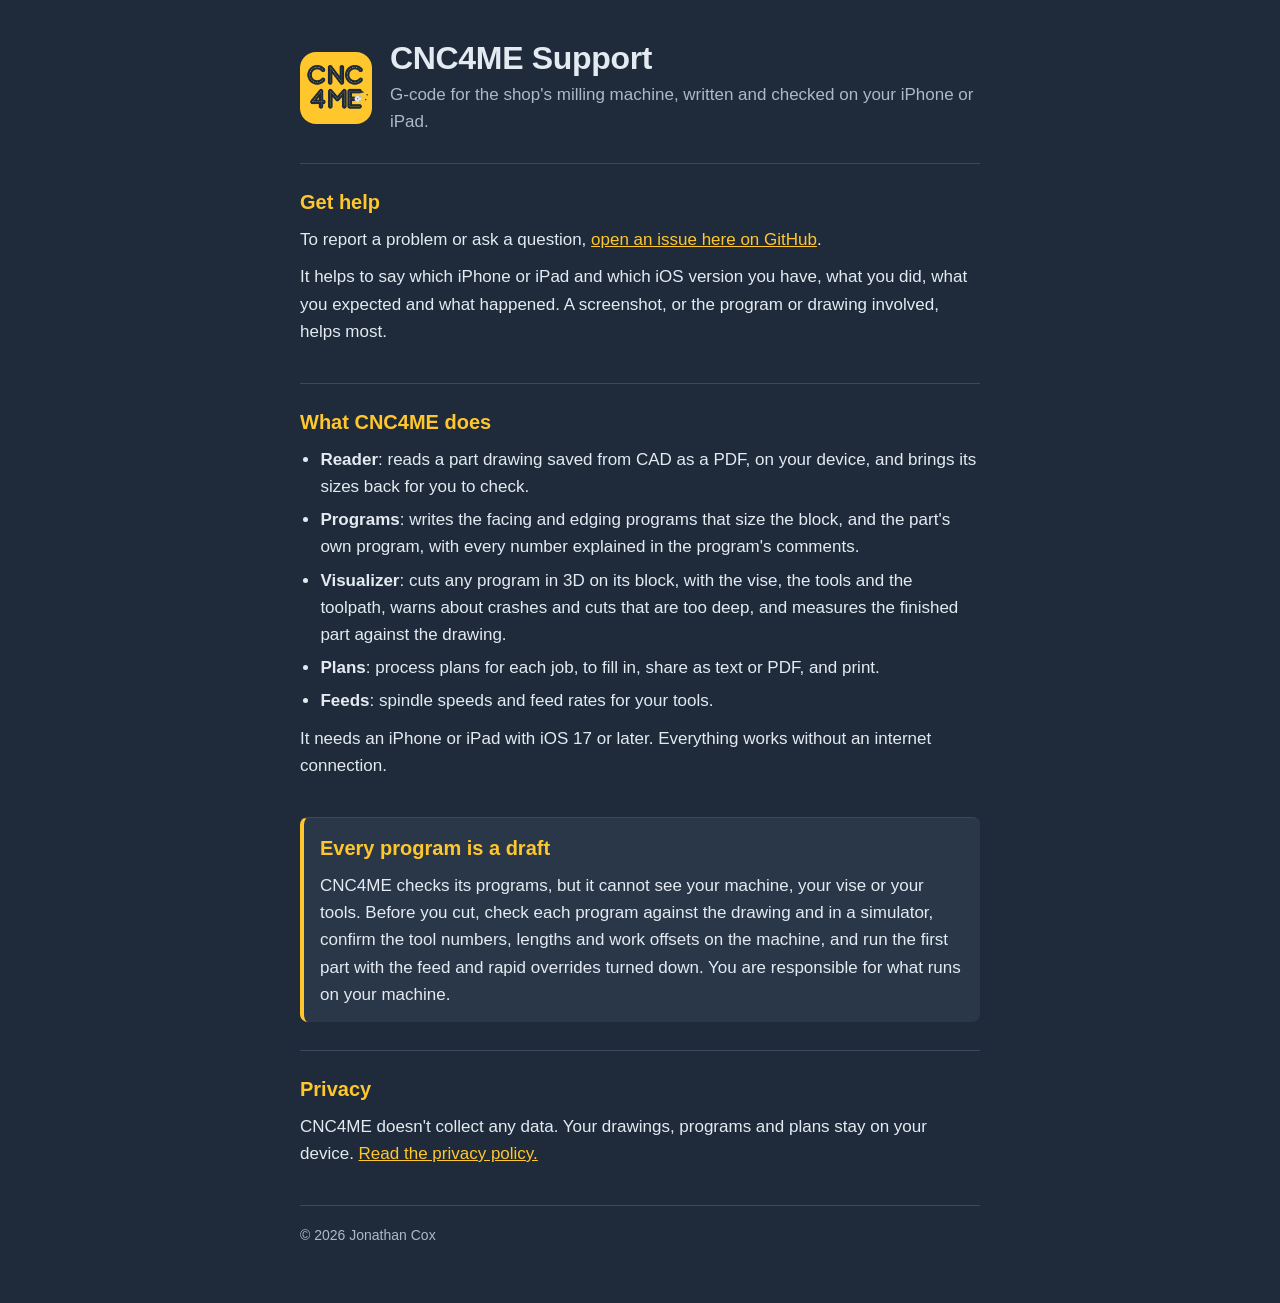
<file: index.html>
<!doctype html>
<html lang="en">
<head>
<meta charset="utf-8">
<meta name="viewport" content="width=device-width, initial-scale=1">
<title>CNC4ME Support</title>
<meta name="description" content="Help for CNC4ME, the iPhone and iPad app that writes and checks G-code for the school shop's milling machine.">
<link rel="stylesheet" href="style.css">
</head>
<body>
<main>
  <header>
    <img src="icon.png" alt="The CNC4ME app icon">
    <div>
      <h1>CNC4ME Support</h1>
      <p class="tagline">G-code for the shop's milling machine, written and checked on your iPhone or iPad.</p>
    </div>
  </header>

  <section>
    <h2>Get help</h2>
    <p>To report a problem or ask a question, <a href="https://github.com/ricky-zombie/cnc4me/issues">open an issue here on GitHub</a>.</p>
    <p>It helps to say which iPhone or iPad and which iOS version you have, what you did, what you expected and what happened. A screenshot, or the program or drawing involved, helps most.</p>
  </section>

  <section>
    <h2>What CNC4ME does</h2>
    <ul>
      <li><strong>Reader</strong>: reads a part drawing saved from CAD as a PDF, on your device, and brings its sizes back for you to check.</li>
      <li><strong>Programs</strong>: writes the facing and edging programs that size the block, and the part's own program, with every number explained in the program's comments.</li>
      <li><strong>Visualizer</strong>: cuts any program in 3D on its block, with the vise, the tools and the toolpath, warns about crashes and cuts that are too deep, and measures the finished part against the drawing.</li>
      <li><strong>Plans</strong>: process plans for each job, to fill in, share as text or PDF, and print.</li>
      <li><strong>Feeds</strong>: spindle speeds and feed rates for your tools.</li>
    </ul>
    <p>It needs an iPhone or iPad with iOS 17 or later. Everything works without an internet connection.</p>
  </section>

  <section class="note">
    <h2>Every program is a draft</h2>
    <p>CNC4ME checks its programs, but it cannot see your machine, your vise or your tools. Before you cut, check each program against the drawing and in a simulator, confirm the tool numbers, lengths and work offsets on the machine, and run the first part with the feed and rapid overrides turned down. You are responsible for what runs on your machine.</p>
  </section>

  <section>
    <h2>Privacy</h2>
    <p>CNC4ME doesn't collect any data. Your drawings, programs and plans stay on your device. <a href="privacy.html">Read the privacy policy.</a></p>
  </section>

  <footer>© 2026 Jonathan Cox</footer>
</main>
</body>
</html>
</file>
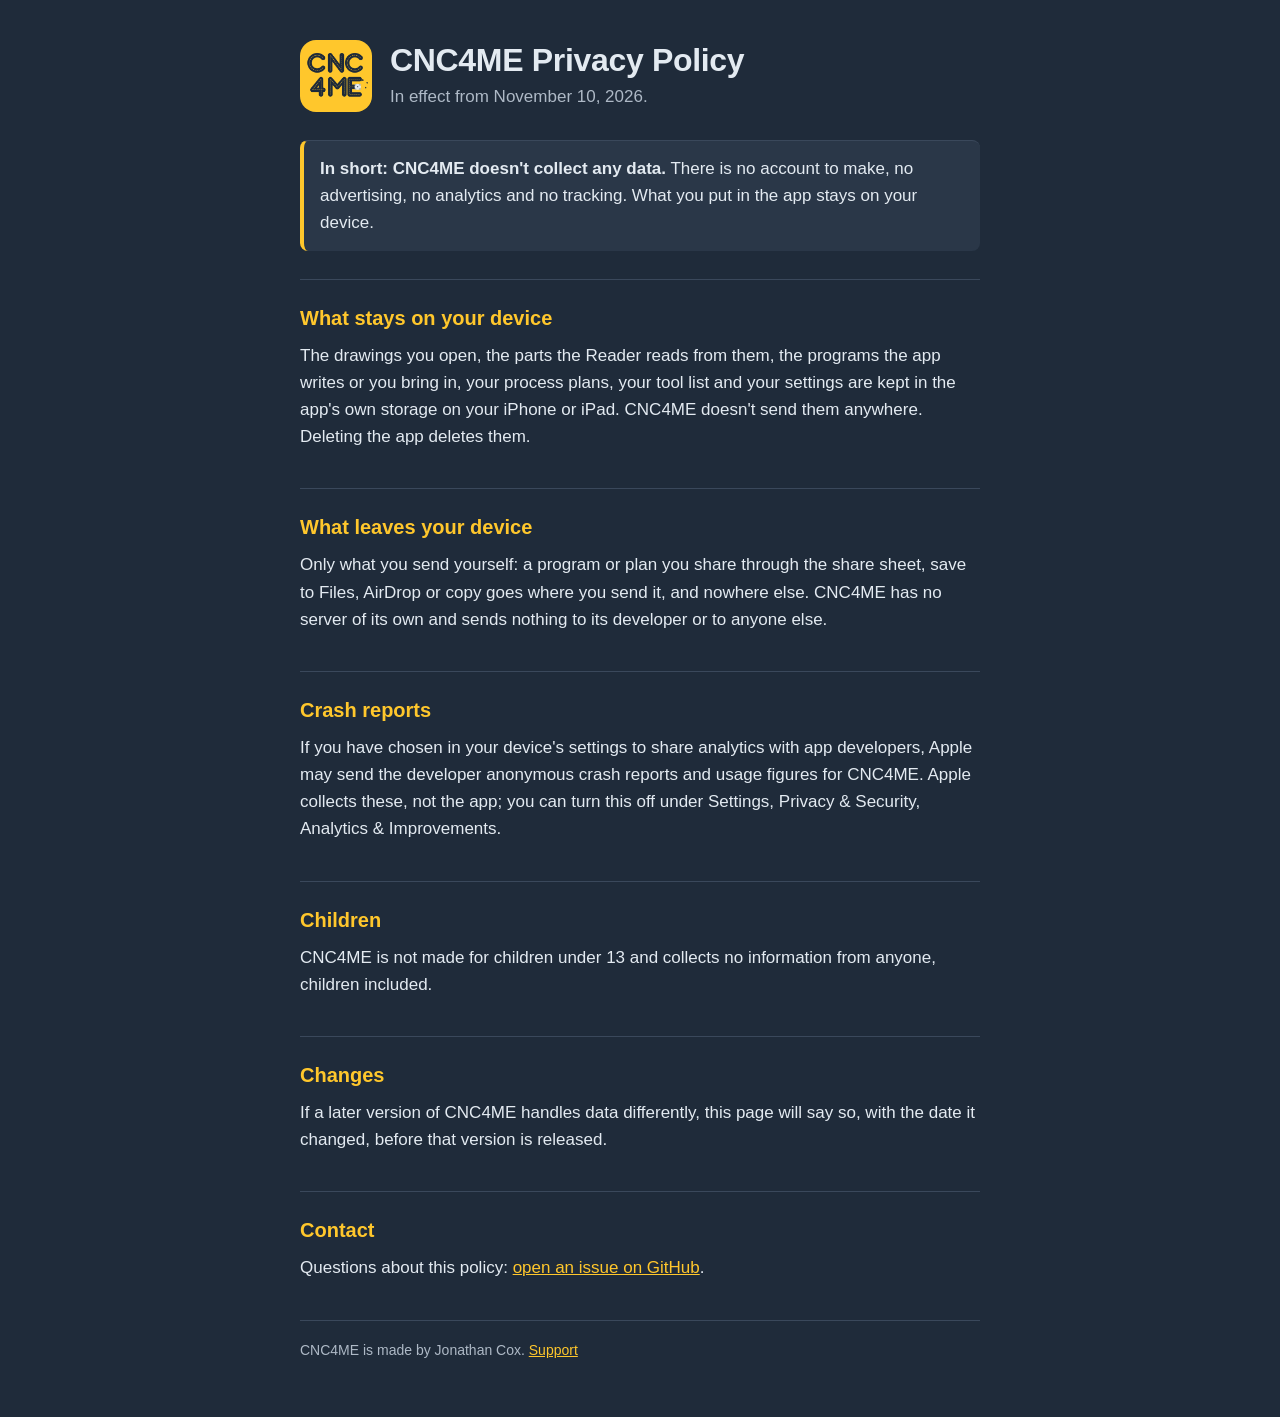
<file: privacy.html>
<!doctype html>
<html lang="en">
<head>
<meta charset="utf-8">
<meta name="viewport" content="width=device-width, initial-scale=1">
<title>CNC4ME Privacy Policy</title>
<meta name="description" content="CNC4ME doesn't collect any data. Your drawings, programs and plans stay on your device.">
<link rel="stylesheet" href="style.css">
</head>
<body>
<main>
  <header>
    <img src="icon.png" alt="The CNC4ME app icon">
    <div>
      <h1>CNC4ME Privacy Policy</h1>
      <p class="tagline">In effect from November 10, 2026.</p>
    </div>
  </header>

  <section class="note">
    <p><strong>In short: CNC4ME doesn't collect any data.</strong> There is no account to make, no advertising, no analytics and no tracking. What you put in the app stays on your device.</p>
  </section>

  <section>
    <h2>What stays on your device</h2>
    <p>The drawings you open, the parts the Reader reads from them, the programs the app writes or you bring in, your process plans, your tool list and your settings are kept in the app's own storage on your iPhone or iPad. CNC4ME doesn't send them anywhere. Deleting the app deletes them.</p>
  </section>

  <section>
    <h2>What leaves your device</h2>
    <p>Only what you send yourself: a program or plan you share through the share sheet, save to Files, AirDrop or copy goes where you send it, and nowhere else. CNC4ME has no server of its own and sends nothing to its developer or to anyone else.</p>
  </section>

  <section>
    <h2>Crash reports</h2>
    <p>If you have chosen in your device's settings to share analytics with app developers, Apple may send the developer anonymous crash reports and usage figures for CNC4ME. Apple collects these, not the app; you can turn this off under Settings, Privacy &amp; Security, Analytics &amp; Improvements.</p>
  </section>

  <section>
    <h2>Children</h2>
    <p>CNC4ME is not made for children under 13 and collects no information from anyone, children included.</p>
  </section>

  <section>
    <h2>Changes</h2>
    <p>If a later version of CNC4ME handles data differently, this page will say so, with the date it changed, before that version is released.</p>
  </section>

  <section>
    <h2>Contact</h2>
    <p>Questions about this policy: <a href="https://github.com/ricky-zombie/cnc4me/issues">open an issue on GitHub</a>.</p>
  </section>

  <footer>CNC4ME is made by Jonathan Cox. <a href="index.html">Support</a></footer>
</main>
</body>
</html>
</file>
<file: style.css>
:root {
  color-scheme: dark;
  --navy: #1F2B3A;
  --panel: #2A3748;
  --yellow: #FFC72C;
  --grey: #AEB9C6;
  --light: #E3EAF1;
  --line: #3A485B;
}
* { box-sizing: border-box; }
html { -webkit-text-size-adjust: 100%; }
body {
  margin: 0;
  padding-block: 40px 56px;
  padding-inline: 20px;
  background: var(--navy);
  color: var(--light);
  font: 17px/1.6 -apple-system, BlinkMacSystemFont, "SF Pro Text", "Helvetica Neue", Arial, sans-serif;
}
main { max-width: 680px; margin: 0 auto; display: grid; gap: 28px; }
header { display: flex; gap: 18px; align-items: center; }
header img { width: 72px; height: 72px; border-radius: 16px; flex: none; }
h1 { margin: 0; font-size: 32px; line-height: 1.15; letter-spacing: -0.01em; text-wrap: balance; }
.tagline { margin: 4px 0 0; color: var(--grey); }
h2 { margin: 0 0 8px; font-size: 20px; color: var(--yellow); text-wrap: balance; }
p, ul { margin: 0 0 10px; }
ul { padding-left: 1.2em; }
li { margin-bottom: 6px; }
a { color: var(--yellow); }
section { border-top: 1px solid var(--line); padding-top: 22px; }
.note { background: var(--panel); border-left: 4px solid var(--yellow); border-radius: 8px; padding: 14px 16px; }
.note p:last-child { margin-bottom: 0; }
.small { color: var(--grey); font-size: 15px; }
footer { color: var(--grey); font-size: 14px; border-top: 1px solid var(--line); padding-top: 18px; }
@media (max-width: 420px) { body { font-size: 16px; } h1 { font-size: 27px; } header img { width: 60px; height: 60px; } }
</file>
